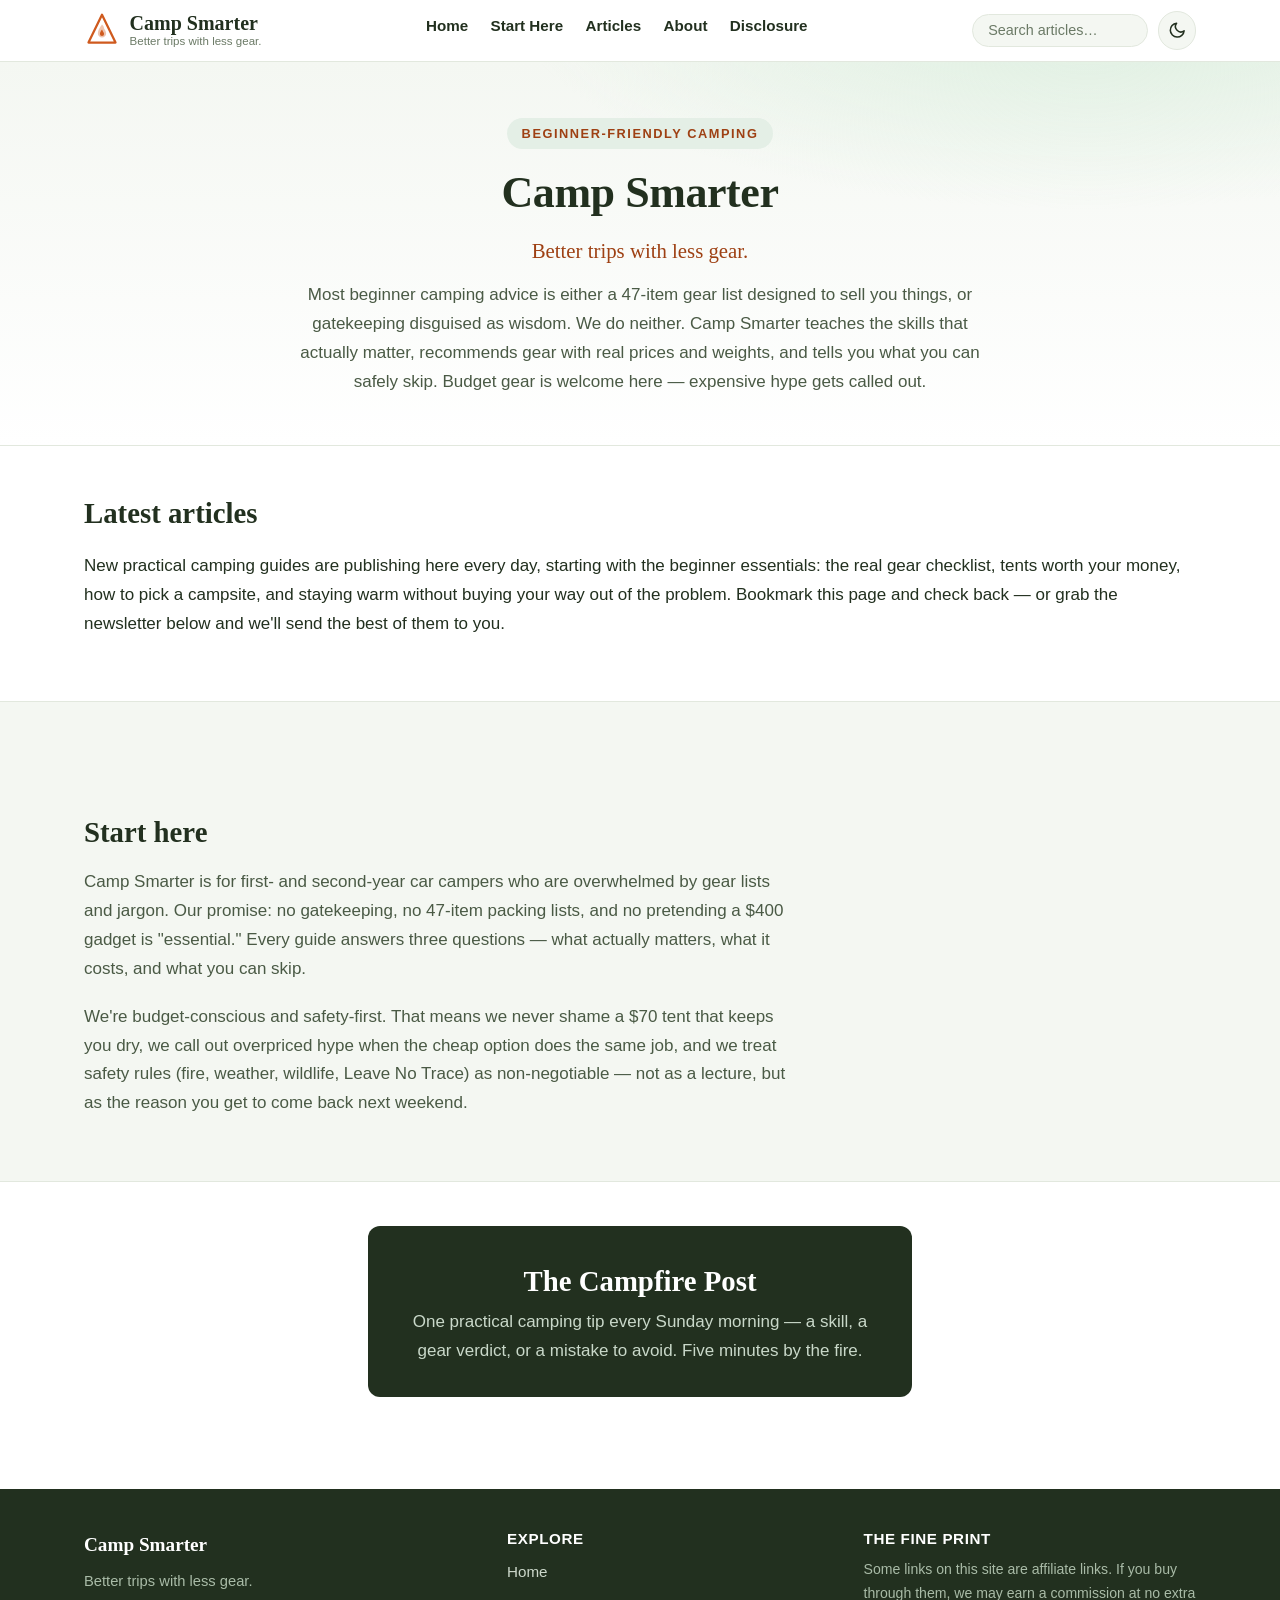
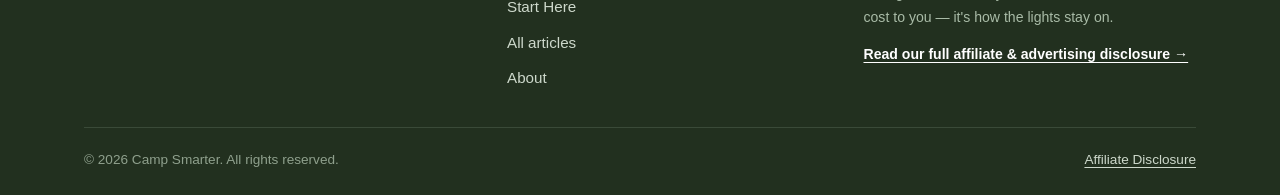
<file: index.html>
<!DOCTYPE html>
<html lang="en">
<head>
  <meta charset="utf-8">
  <meta name="viewport" content="width=device-width, initial-scale=1">
  <!-- MEDIVAVINE/JOURNEY: paste ad network script here -->
  <title>Camp Smarter — Better Trips With Less Gear</title>
  <meta name="description" content="Camp Smarter helps beginner campers skip the 47-item gear lists: tested beginner skills, tents and sleep systems, camp kitchen basics, and safety-first know-how — always with real prices and numbers.">
  <meta property="og:title" content="Camp Smarter — Better Trips With Less Gear">
  <meta property="og:description" content="Beginner-friendly camping guides: what gear you actually need, how to pick a campsite, stay warm, and cook with a minimal kit — no gatekeeping.">
  <meta property="og:type" content="website">
  <meta property="og:url" content="https://camp-smarter.pages.dev/">
  <link rel="stylesheet" href="styles.css">
  <script>
  /* Set theme before first paint: stored choice, else OS preference. */
  (function(){try{var t=localStorage.getItem('campsmarter-theme');if(!t){t=(window.matchMedia&&window.matchMedia('(prefers-color-scheme: dark)').matches)?'dark':'light';}document.documentElement.setAttribute('data-theme',t);}catch(e){}})();
  </script>
  <link rel="canonical" href="https://camp-smarter.pages.dev/">
  <meta name="twitter:card" content="summary">
</head>
<body>

<header class="site-header">
  <div class="header-inner">
    <a class="brand" href="index.html" aria-label="Camp Smarter — home">
      <svg class="brand-mark" viewBox="0 0 40 40" role="img" aria-label="A campfire flame inside a tent outline">
        <path d="M20 3 L35 34 H5 Z" fill="none" stroke="#cf5a1e" stroke-width="2.5" stroke-linejoin="round"/>
        <path d="M20 14c-3 4-4.6 6.7-4.6 9.8a4.6 4.6 0 0 0 9.2 0c0-1.9-1-3.7-2.3-5.6C22 16.3 21.2 15.1 20 14z" fill="#cf5a1e" opacity="0.35"/>
        <path d="M20 19.5c-1.5 2-2.3 3.4-2.3 5a2.3 2.3 0 0 0 4.6 0c0-1-.5-1.9-1.2-2.8C20.8 20.9 20.4 20.2 20 19.5z" fill="#cf5a1e"/>
      </svg>
      <span class="brand-name">Camp Smarter<span class="brand-tag">Better trips with less gear.</span></span>
    </a>
    <button class="nav-toggle" id="navToggle" aria-expanded="false" aria-controls="siteNav" aria-label="Toggle navigation menu">
      <svg viewBox="0 0 24 24" fill="none" stroke="currentColor" stroke-width="2" stroke-linecap="round" aria-hidden="true">
        <path d="M4 7h16M4 12h16M4 17h16"/>
      </svg>
    </button>
    <nav class="site-nav" id="siteNav" aria-label="Main navigation">
      <ul>
        <li><a href="index.html" aria-current="page">Home</a></li>
        <li><a href="articles/beginner-camping-checklist.html">Start Here</a></li>
        <li><a href="#articles">Articles</a></li>
        <li><a href="#about">About</a></li>
        <li><a href="disclosure.html">Disclosure</a></li>
      </ul>
    </nav>
    <div class="header-actions">
      <div class="site-search" data-search>
        <label class="visually-hidden" for="siteSearchInput">Search articles</label>
        <input class="site-search-input" id="siteSearchInput" type="search" placeholder="Search articles&hellip;" autocomplete="off" role="combobox" aria-expanded="false" aria-controls="siteSearchResults" aria-autocomplete="list">
        <div class="site-search-results" id="siteSearchResults" role="listbox" aria-label="Search results" hidden></div>
      </div>
      <button class="theme-toggle" id="themeToggle" type="button" aria-label="Switch to dark mode" aria-pressed="false">
        <svg class="icon-moon" viewBox="0 0 24 24" fill="none" stroke="currentColor" stroke-width="2" stroke-linecap="round" stroke-linejoin="round" aria-hidden="true"><path d="M21 12.8A9 9 0 1 1 11.2 3a7 7 0 0 0 9.8 9.8z"/></svg>
        <svg class="icon-sun" viewBox="0 0 24 24" fill="none" stroke="currentColor" stroke-width="2" stroke-linecap="round" aria-hidden="true"><circle cx="12" cy="12" r="4"/><path d="M12 2v2M12 20v2M4.9 4.9l1.4 1.4M17.7 17.7l1.4 1.4M2 12h2M20 12h2M4.9 19.1l1.4-1.4M17.7 6.3l1.4-1.4"/></svg>
      </button>
    </div>
  </div>
</header>

<main>
  <section class="hero">
    <div class="wrap">
      <span class="eyebrow">Beginner-friendly camping</span>
      <h1>Camp Smarter</h1>
      <p class="tagline">Better trips with less gear.</p>
      <p class="pitch">Most beginner camping advice is either a 47-item gear list designed to sell you things, or gatekeeping disguised as wisdom. We do neither. Camp Smarter teaches the skills that actually matter, recommends gear with real prices and weights, and tells you what you can safely skip. Budget gear is welcome here — expensive hype gets called out.</p>
    </div>
  </section>

  <section class="section" aria-labelledby="articles">
    <div class="wrap">
      <div class="section-head">
        <h2 id="articles">Latest articles</h2>
      </div>
      <p>New practical camping guides are publishing here every day, starting with the beginner essentials: the real gear checklist, tents worth your money, how to pick a campsite, and staying warm without buying your way out of the problem. Bookmark this page and check back — or grab the newsletter below and we'll send the best of them to you.</p>
      <ul class="card-grid">
      </ul>
    </div>
  </section>

  <section class="section band about" id="about" aria-labelledby="about-heading">
    <div class="wrap">
      <h2 id="about-heading">Start here</h2>
      <p>Camp Smarter is for first- and second-year car campers who are overwhelmed by gear lists and jargon. Our promise: no gatekeeping, no 47-item packing lists, and no pretending a $400 gadget is "essential." Every guide answers three questions — what actually matters, what it costs, and what you can skip.</p>
      <p>We're budget-conscious and safety-first. That means we never shame a $70 tent that keeps you dry, we call out overpriced hype when the cheap option does the same job, and we treat safety rules (fire, weather, wildlife, Leave No Trace) as non-negotiable — not as a lecture, but as the reason you get to come back next weekend.</p>
    </div>
  </section>

  <section class="section" aria-labelledby="newsletter-heading">
    <div class="wrap">
      <div class="newsletter-card">
        <h2 id="newsletter-heading">The Campfire Post</h2>
        <p>One practical camping tip every Sunday morning — a skill, a gear verdict, or a mistake to avoid. Five minutes by the fire.</p>
        <!-- NEWSLETTER: paste Beehiiv/Substack embed here -->
      </div>
    </div>
  </section>
</main>

<footer class="site-footer">
  <div class="footer-inner">
    <div class="footer-grid">
      <div>
        <div class="footer-brand">Camp Smarter</div>
        <p class="footer-tag">Better trips with less gear.</p>
      </div>
      <nav class="footer-nav" aria-label="Footer navigation">
        <h3>Explore</h3>
        <ul>
          <li><a href="index.html">Home</a></li>
          <li><a href="articles/beginner-camping-checklist.html">Start Here</a></li>
          <li><a href="#articles">All articles</a></li>
          <li><a href="#about">About</a></li>
        </ul>
      </nav>
      <div class="footer-note">
        <h3>The fine print</h3>
        <p>Some links on this site are affiliate links. If you buy through them, we may earn a commission at no extra cost to you — it's how the lights stay on.</p>
        <p><a href="disclosure.html" class="footer-note-link">Read our full affiliate &amp; advertising disclosure →</a></p>
      </div>
    </div>
    <div class="footer-bottom">
      <span>© 2026 Camp Smarter. All rights reserved.</span>
      <span><a href="disclosure.html">Affiliate Disclosure</a></span>
    </div>
  </div>
</footer>

<script src="assets/site.js"></script>
</body>
</html>
</file>
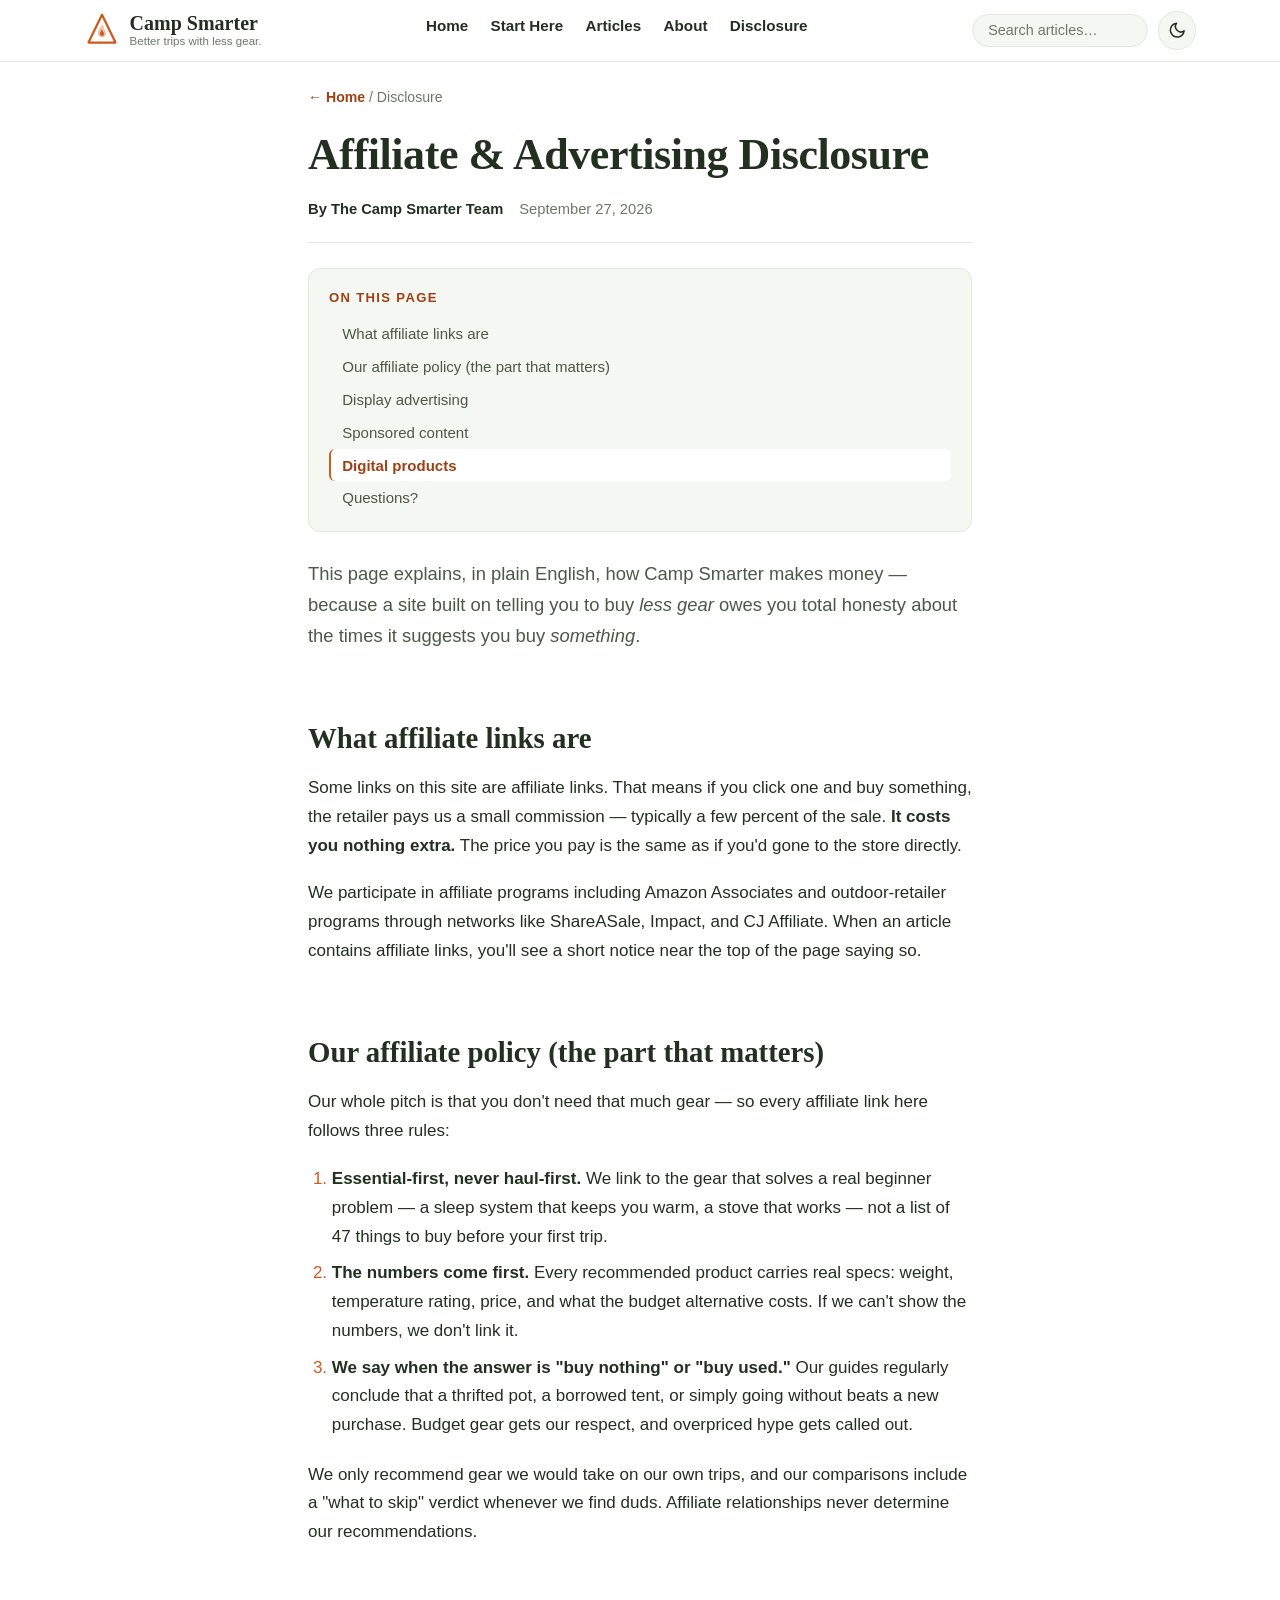
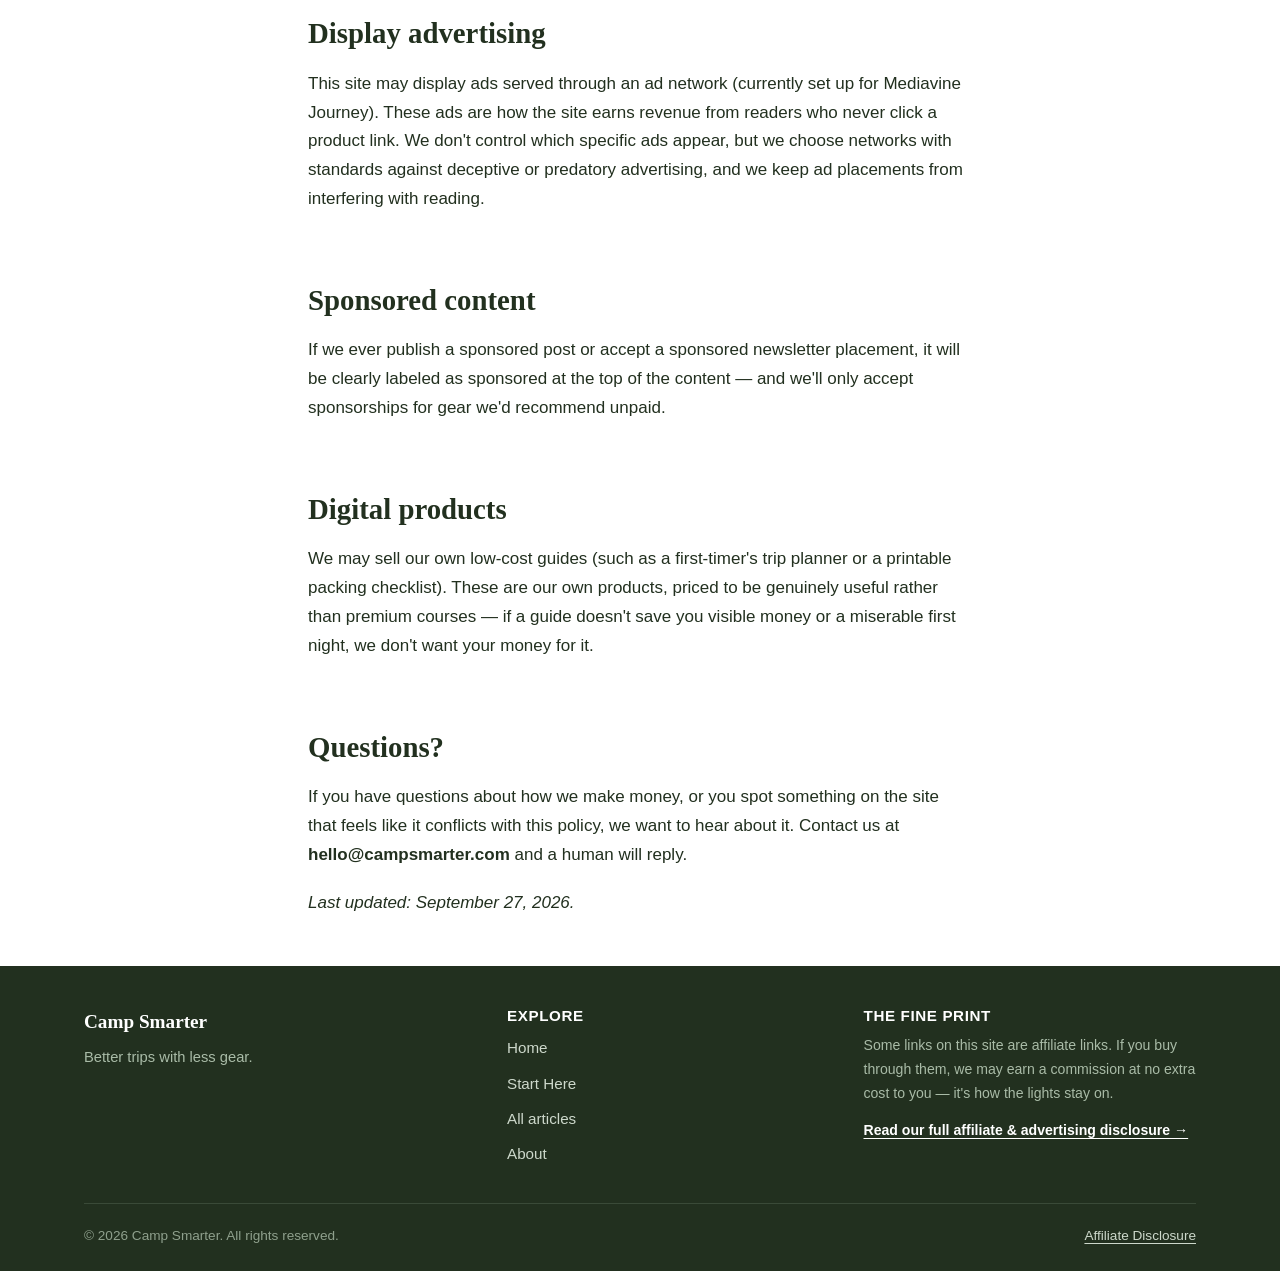
<file: disclosure.html>
<!DOCTYPE html>
<html lang="en">
<head>
  <meta charset="utf-8">
  <meta name="viewport" content="width=device-width, initial-scale=1">
  <!-- MEDIVAVINE/JOURNEY: paste ad network script here -->
  <title>Affiliate &amp; Advertising Disclosure | Camp Smarter</title>
  <meta name="description" content="How Camp Smarter makes money: affiliate links, display ads, and our promise to recommend only gear we'd take on our own trips.">
  <meta property="og:title" content="Affiliate &amp; Advertising Disclosure | Camp Smarter">
  <meta property="og:description" content="Plain-English disclosure: what affiliate links are, how display ads work here, and why trust is the whole business model.">
  <meta property="og:type" content="website">
  <meta property="og:url" content="https://camp-smarter.pages.dev/disclosure.html">
  <link rel="stylesheet" href="styles.css">
  <script>
  /* Set theme before first paint: stored choice, else OS preference. */
  (function(){try{var t=localStorage.getItem('campsmarter-theme');if(!t){t=(window.matchMedia&&window.matchMedia('(prefers-color-scheme: dark)').matches)?'dark':'light';}document.documentElement.setAttribute('data-theme',t);}catch(e){}})();
  </script>
  <link rel="canonical" href="https://camp-smarter.pages.dev/disclosure.html">
  <meta name="twitter:card" content="summary">
</head>
<body class="article-page">

<header class="site-header">
  <div class="header-inner">
    <a class="brand" href="index.html" aria-label="Camp Smarter — home">
      <svg class="brand-mark" viewBox="0 0 40 40" role="img" aria-label="A campfire flame inside a tent outline">
        <path d="M20 3 L35 34 H5 Z" fill="none" stroke="#cf5a1e" stroke-width="2.5" stroke-linejoin="round"/>
        <path d="M20 14c-3 4-4.6 6.7-4.6 9.8a4.6 4.6 0 0 0 9.2 0c0-1.9-1-3.7-2.3-5.6C22 16.3 21.2 15.1 20 14z" fill="#cf5a1e" opacity="0.35"/>
        <path d="M20 19.5c-1.5 2-2.3 3.4-2.3 5a2.3 2.3 0 0 0 4.6 0c0-1-.5-1.9-1.2-2.8C20.8 20.9 20.4 20.2 20 19.5z" fill="#cf5a1e"/>
      </svg>
      <span class="brand-name">Camp Smarter<span class="brand-tag">Better trips with less gear.</span></span>
    </a>
    <button class="nav-toggle" id="navToggle" aria-expanded="false" aria-controls="siteNav" aria-label="Toggle navigation menu">
      <svg viewBox="0 0 24 24" fill="none" stroke="currentColor" stroke-width="2" stroke-linecap="round" aria-hidden="true">
        <path d="M4 7h16M4 12h16M4 17h16"/>
      </svg>
    </button>
    <nav class="site-nav" id="siteNav" aria-label="Main navigation">
      <ul>
        <li><a href="index.html">Home</a></li>
        <li><a href="articles/beginner-camping-checklist.html">Start Here</a></li>
        <li><a href="index.html#articles">Articles</a></li>
        <li><a href="index.html#about">About</a></li>
        <li><a href="disclosure.html" aria-current="page">Disclosure</a></li>
      </ul>
    </nav>
    <div class="header-actions">
      <div class="site-search" data-search>
        <label class="visually-hidden" for="siteSearchInput">Search articles</label>
        <input class="site-search-input" id="siteSearchInput" type="search" placeholder="Search articles&hellip;" autocomplete="off" role="combobox" aria-expanded="false" aria-controls="siteSearchResults" aria-autocomplete="list">
        <div class="site-search-results" id="siteSearchResults" role="listbox" aria-label="Search results" hidden></div>
      </div>
      <button class="theme-toggle" id="themeToggle" type="button" aria-label="Switch to dark mode" aria-pressed="false">
        <svg class="icon-moon" viewBox="0 0 24 24" fill="none" stroke="currentColor" stroke-width="2" stroke-linecap="round" stroke-linejoin="round" aria-hidden="true"><path d="M21 12.8A9 9 0 1 1 11.2 3a7 7 0 0 0 9.8 9.8z"/></svg>
        <svg class="icon-sun" viewBox="0 0 24 24" fill="none" stroke="currentColor" stroke-width="2" stroke-linecap="round" aria-hidden="true"><circle cx="12" cy="12" r="4"/><path d="M12 2v2M12 20v2M4.9 4.9l1.4 1.4M17.7 17.7l1.4 1.4M2 12h2M20 12h2M4.9 19.1l1.4-1.4M17.7 6.3l1.4-1.4"/></svg>
      </button>
    </div>
  </div>
</header>

<main>
  <div class="wrap-narrow">
    <p class="breadcrumb"><a href="index.html">← Home</a> / Disclosure</p>

    <article>
      <header class="article-head">
        <h1>Affiliate &amp; Advertising Disclosure</h1>
        <p class="byline">
          <span class="author">By The Camp Smarter Team</span>
          <time datetime="2026-09-27">September 27, 2026</time>
        </p>
      </header>

      <p class="lede">This page explains, in plain English, how Camp Smarter makes money — because a site built on telling you to buy <em>less gear</em> owes you total honesty about the times it suggests you buy <em>something</em>.</p>

      <h2>What affiliate links are</h2>
      <p>Some links on this site are affiliate links. That means if you click one and buy something, the retailer pays us a small commission — typically a few percent of the sale. <strong>It costs you nothing extra.</strong> The price you pay is the same as if you'd gone to the store directly.</p>
      <p>We participate in affiliate programs including Amazon Associates and outdoor-retailer programs through networks like ShareASale, Impact, and CJ Affiliate. When an article contains affiliate links, you'll see a short notice near the top of the page saying so.</p>

      <h2>Our affiliate policy (the part that matters)</h2>
      <p>Our whole pitch is that you don't need that much gear — so every affiliate link here follows three rules:</p>
      <ol>
        <li><strong>Essential-first, never haul-first.</strong> We link to the gear that solves a real beginner problem — a sleep system that keeps you warm, a stove that works — not a list of 47 things to buy before your first trip.</li>
        <li><strong>The numbers come first.</strong> Every recommended product carries real specs: weight, temperature rating, price, and what the budget alternative costs. If we can't show the numbers, we don't link it.</li>
        <li><strong>We say when the answer is "buy nothing" or "buy used."</strong> Our guides regularly conclude that a thrifted pot, a borrowed tent, or simply going without beats a new purchase. Budget gear gets our respect, and overpriced hype gets called out.</li>
      </ol>
      <p>We only recommend gear we would take on our own trips, and our comparisons include a "what to skip" verdict whenever we find duds. Affiliate relationships never determine our recommendations.</p>

      <h2>Display advertising</h2>
      <p>This site may display ads served through an ad network (currently set up for Mediavine Journey). These ads are how the site earns revenue from readers who never click a product link. We don't control which specific ads appear, but we choose networks with standards against deceptive or predatory advertising, and we keep ad placements from interfering with reading.</p>

      <h2>Sponsored content</h2>
      <p>If we ever publish a sponsored post or accept a sponsored newsletter placement, it will be clearly labeled as sponsored at the top of the content — and we'll only accept sponsorships for gear we'd recommend unpaid.</p>

      <h2>Digital products</h2>
      <p>We may sell our own low-cost guides (such as a first-timer's trip planner or a printable packing checklist). These are our own products, priced to be genuinely useful rather than premium courses — if a guide doesn't save you visible money or a miserable first night, we don't want your money for it.</p>

      <h2>Questions?</h2>
      <p>If you have questions about how we make money, or you spot something on the site that feels like it conflicts with this policy, we want to hear about it. Contact us at <strong>hello@campsmarter.com</strong> and a human will reply.</p>
      <p><em>Last updated: September 27, 2026.</em></p>
    </article>
  </div>
</main>

<footer class="site-footer">
  <div class="footer-inner">
    <div class="footer-grid">
      <div>
        <div class="footer-brand">Camp Smarter</div>
        <p class="footer-tag">Better trips with less gear.</p>
      </div>
      <nav class="footer-nav" aria-label="Footer navigation">
        <h3>Explore</h3>
        <ul>
          <li><a href="index.html">Home</a></li>
          <li><a href="articles/beginner-camping-checklist.html">Start Here</a></li>
          <li><a href="index.html#articles">All articles</a></li>
          <li><a href="index.html#about">About</a></li>
        </ul>
      </nav>
      <div class="footer-note">
        <h3>The fine print</h3>
        <p>Some links on this site are affiliate links. If you buy through them, we may earn a commission at no extra cost to you — it's how the lights stay on.</p>
        <p><a href="disclosure.html" class="footer-note-link">Read our full affiliate &amp; advertising disclosure →</a></p>
      </div>
    </div>
    <div class="footer-bottom">
      <span>© 2026 Camp Smarter. All rights reserved.</span>
      <span><a href="disclosure.html">Affiliate Disclosure</a></span>
    </div>
  </div>
</footer>

<script src="assets/site.js"></script>
</body>
</html>
</file>
<file: styles.css>
/* Camp Smarter — clean modern editorial blog theme
   Mobile-first, no frameworks, single accent color. */

:root {
  --accent: #cf5a1e;          /* campfire ember */
  --accent-dark: #9e4013;
  --ink: #22301f;
  --ink-soft: #4a5a45;
  --muted: #6b7a66;
  --paper: #ffffff;
  --wash: #f4f7f2;
  --line: #e2e8de;
  --radius: 12px;
  --maxw: 72rem;
  --measure: 44rem;
  --font: -apple-system, BlinkMacSystemFont, "Segoe UI", Roboto, "Helvetica Neue",
          Arial, "Noto Sans", system-ui, sans-serif;
  --font-display: "Iowan Old Style", "Palatino Linotype", Palatino, Georgia,
          "Times New Roman", serif;
}

* { box-sizing: border-box; }
html { scroll-behavior: smooth; }
body {
  margin: 0;
  font-family: var(--font);
  color: var(--ink);
  background: var(--paper);
  line-height: 1.7;
  font-size: 1.0625rem;
  -webkit-font-smoothing: antialiased;
}
img, svg { max-width: 100%; height: auto; }
a { color: var(--accent-dark); text-decoration-thickness: 1px; text-underline-offset: 3px; }
a:hover { color: var(--accent); }
a:focus-visible, button:focus-visible {
  outline: 3px solid var(--accent);
  outline-offset: 2px;
  border-radius: 4px;
}

h1, h2, h3, h4 { font-family: var(--font-display); line-height: 1.25; color: var(--ink); text-wrap: balance; }
h1 { font-size: clamp(1.9rem, 4.5vw, 2.75rem); margin: 0.4em 0 0.3em; letter-spacing: -0.01em; }
h2 { font-size: clamp(1.4rem, 3vw, 1.8rem); margin: 2.2em 0 0.6em; padding-top: 0.2em; }
h3 { font-size: 1.22rem; margin: 1.8em 0 0.4em; }
p { margin: 0 0 1.1em; }
ul, ol { margin: 0 0 1.2em; padding-left: 1.4em; }
li { margin-bottom: 0.45em; }
li::marker { color: var(--accent); }
blockquote {
  margin: 1.6em 0; padding: 0.9em 1.2em;
  border-left: 4px solid var(--accent);
  background: var(--wash); border-radius: 0 var(--radius) var(--radius) 0;
}
code { background: var(--wash); padding: 0.15em 0.4em; border-radius: 6px; font-size: 0.92em; }

.wrap { max-width: var(--maxw); margin: 0 auto; padding: 0 1.25rem; }

/* ---- Header / nav ---- */
.site-header {
  background: var(--paper);
  border-bottom: 1px solid var(--line);
  position: sticky; top: 0; z-index: 50;
}
.header-inner {
  display: flex; align-items: center; justify-content: space-between;
  max-width: var(--maxw); margin: 0 auto; padding: 0.7rem 1.25rem;
}
.brand { display: flex; align-items: center; gap: 0.6rem; text-decoration: none; color: var(--ink); }
.brand-mark { width: 36px; height: 36px; flex: none; }
.brand-name { font-family: var(--font-display); font-size: 1.25rem; font-weight: 700; line-height: 1.15; }
.brand-tag { display: block; font-family: var(--font); font-size: 0.72rem; color: var(--muted); font-weight: 400; }
.site-nav ul { display: flex; gap: 1.4rem; list-style: none; margin: 0; padding: 0; }
.site-nav a { text-decoration: none; color: var(--ink); font-weight: 600; font-size: 0.95rem; }
.site-nav a:hover { color: var(--accent); }
.nav-toggle {
  display: none; background: none; border: 1px solid var(--line);
  border-radius: 8px; padding: 0.45rem 0.6rem; cursor: pointer; color: var(--ink);
}
.nav-toggle svg { display: block; width: 22px; height: 22px; }

/* ---- Hero ---- */
.hero {
  background:
    radial-gradient(60rem 22rem at 85% -4rem, #dcefdf 0%, transparent 60%),
    linear-gradient(180deg, var(--wash) 0%, var(--paper) 100%);
  background-color: var(--wash);
  border-bottom: 1px solid var(--line);
  padding: 3.5rem 0 3rem;
  text-align: center;
}
.hero .eyebrow {
  display: inline-block; font-size: 0.8rem; font-weight: 700; letter-spacing: 0.12em;
  text-transform: uppercase; color: var(--accent-dark);
  background: #e4efe6; border-radius: 999px; padding: 0.3rem 0.9rem; margin-bottom: 1rem;
}
.hero h1 { margin-top: 0; }
.hero .tagline { font-family: var(--font-display); font-size: 1.3rem; color: var(--accent-dark); margin: 0 0 0.8rem; }
.hero .pitch { max-width: var(--measure); margin: 0 auto; color: var(--ink-soft); }

/* ---- Cards / grids ---- */
.section { padding: 2.75rem 0; }
.section-head { display: flex; align-items: baseline; justify-content: space-between; flex-wrap: wrap; row-gap: 0.4rem; gap: 1rem; margin-bottom: 1.25rem; }
.section-head h2 { margin: 0; }
.section-head a { font-size: 0.92rem; font-weight: 600; white-space: nowrap; }

.card-grid { display: grid; grid-template-columns: 1fr; gap: 1.25rem; list-style: none; margin: 0; padding: 0; }
.card {
  border: 1px solid var(--line); border-radius: var(--radius);
  background: var(--paper); padding: 1.4rem 1.4rem 1.2rem;
  display: flex; flex-direction: column; gap: 0.5rem;
  transition: transform 0.15s ease, box-shadow 0.15s ease;
}
.card:hover { transform: translateY(-3px); box-shadow: 0 10px 28px rgba(46, 125, 74, 0.10); }
.card .kicker { font-size: 0.75rem; font-weight: 700; letter-spacing: 0.1em; text-transform: uppercase; color: var(--accent-dark); }
.card h3 { margin: 0; font-size: 1.15rem; }
.card h3 a { color: var(--ink); text-decoration: none; }
.card h3 a:hover { color: var(--accent); }
.card p { margin: 0; color: var(--ink-soft); font-size: 0.97rem; flex: 1; }
.card .card-link { font-weight: 700; font-size: 0.92rem; }

.featured {
  border: 2px solid var(--accent); border-radius: var(--radius);
  background: linear-gradient(135deg, #f2f8f3 0%, var(--paper) 70%);
  padding: 1.75rem; margin-bottom: 2rem;
  display: grid; gap: 0.7rem;
}
.featured .kicker { font-size: 0.78rem; font-weight: 700; letter-spacing: 0.12em; text-transform: uppercase; color: var(--accent-dark); }
.featured h2 { margin: 0; font-size: clamp(1.5rem, 3.4vw, 2rem); }
.featured h2 a { color: var(--ink); text-decoration: none; }
.featured h2 a:hover { color: var(--accent); }
.featured p { margin: 0; color: var(--ink-soft); }
.stat-row { display: flex; flex-wrap: wrap; gap: 0.6rem; margin-top: 0.4rem; }
.stat {
  background: var(--paper); border: 1px solid var(--line); border-radius: 999px;
  font-size: 0.85rem; font-weight: 600; padding: 0.25rem 0.8rem; color: var(--ink-soft);
}
.stat strong { color: var(--accent-dark); }

/* ---- About / newsletter band ---- */
.band { background: var(--wash); border-top: 1px solid var(--line); border-bottom: 1px solid var(--line); }
.about p { max-width: var(--measure); color: var(--ink-soft); }
.newsletter-card {
  background: var(--ink); color: #eef4ec; border-radius: var(--radius);
  padding: 2rem; max-width: 34rem; margin: 0 auto; text-align: center;
}
.newsletter-card h2 { color: #ffffff; margin: 0 0 0.5rem; }
.newsletter-card p { color: #c9d8c9; margin: 0; }
.newsletter-card svg { margin-bottom: 0.6rem; }

/* ---- Article pages ---- */
.article-page .wrap-narrow { max-width: var(--measure); margin: 0 auto; padding: 0 1.25rem; }
.breadcrumb { font-size: 0.88rem; margin: 1.5rem 0 0.5rem; color: var(--muted); }
.breadcrumb a { text-decoration: none; font-weight: 600; }
.article-head { border-bottom: 1px solid var(--line); padding-bottom: 1.25rem; margin-bottom: 0.5rem; }
.byline { display: flex; flex-wrap: wrap; gap: 0.5rem 1rem; align-items: center; color: var(--muted); font-size: 0.92rem; margin: 0.9rem 0 0; }
.byline .author { font-weight: 700; color: var(--ink); }
.disclosure-notice {
  background: #fdf8ec; border: 1px solid #ead9a8; border-radius: var(--radius);
  padding: 0.85rem 1.1rem; font-size: 0.9rem; color: #5c4a1e; margin: 1.25rem 0;
}
.disclosure-notice a { color: #7a5f1c; font-weight: 700; }
.lede { font-size: 1.15rem; color: var(--ink-soft); }
.faq { background: var(--wash); border-radius: var(--radius); padding: 1.5rem; margin: 2.5rem 0; }
.faq h2 { margin-top: 0; }
.faq dt { font-weight: 700; margin-top: 1.1rem; }
.faq dd { margin: 0.25rem 0 0; color: var(--ink-soft); }
.recipe-card {
  background: var(--paper); border: 1px solid var(--line); border-left: 4px solid var(--accent);
  border-radius: var(--radius); padding: 1.25rem 1.4rem; margin: 1.4rem 0;
}
.recipe-card h3 { margin-top: 0; }
.keep-reading { border-top: 2px solid var(--accent); margin: 3rem 0 0; padding-top: 1.5rem; }
.keep-reading h2 { margin-top: 0; }
.keep-reading ul { list-style: none; padding: 0; margin: 0; display: grid; gap: 0.7rem; }
.keep-reading li { margin: 0; }
.keep-reading a { font-weight: 600; text-decoration: none; }
.keep-reading a:hover { text-decoration: underline; }

/* ---- Footer ---- */
.site-footer { background: var(--ink); color: #cdd8cb; margin-top: 3rem; }
.footer-inner { max-width: var(--maxw); margin: 0 auto; padding: 2.5rem 1.25rem 1.5rem; }
.footer-grid { display: grid; gap: 1.5rem; grid-template-columns: 1fr; margin-bottom: 1.75rem; }
.footer-brand { font-family: var(--font-display); font-size: 1.2rem; color: #fff; font-weight: 700; }
.footer-tag { font-size: 0.92rem; color: #a9bba7; margin: 0.4rem 0 0; }
.footer-nav h3, .footer-note h3 { color: #fff; font-size: 0.95rem; font-family: var(--font); margin: 0 0 0.6rem; letter-spacing: 0.04em; text-transform: uppercase; }
.footer-nav ul { list-style: none; margin: 0; padding: 0; }
.footer-nav li { margin-bottom: 0.4rem; }
.footer-nav a { color: #cdd8cb; text-decoration: none; font-size: 0.95rem; }
.footer-nav a:hover { color: #fff; text-decoration: underline; }
.footer-note p { font-size: 0.88rem; color: #a9bba7; margin: 0 0 0.8rem; }
.footer-note-link { color: #fff; font-weight: 700; }
.footer-bottom { border-top: 1px solid #3a4a38; padding-top: 1.25rem; font-size: 0.85rem; color: #8fa08d; display: flex; flex-wrap: wrap; gap: 0.5rem 1.5rem; justify-content: space-between; }
.footer-bottom a { color: #cdd8cb; }

/* ---- Decorative SVG dividers ---- */
.leaf-divider { display: flex; justify-content: center; margin: 2.5rem 0; color: var(--accent); opacity: 0.7; }

/* ---- Responsive ---- */
@media (min-width: 560px) {
  .card-grid { grid-template-columns: repeat(2, 1fr); }
  .footer-grid { grid-template-columns: 1.2fr 1fr 1fr; }
}
@media (min-width: 900px) {
  .card-grid { grid-template-columns: repeat(3, 1fr); }
}

/* Hamburger nav under ~720px */
@media (max-width: 719px) {
  .nav-toggle { display: block; }
  .site-nav { display: none; width: 100%; }
  .header-inner { flex-wrap: wrap; }
  .site-nav.open { display: block; }
  .site-nav ul { flex-direction: column; gap: 0; padding: 0.75rem 0 0.25rem; }
  .site-nav li { border-top: 1px solid var(--line); }
  .site-nav a { display: block; padding: 0.7rem 0.2rem; }
}
@media (prefers-reduced-motion: reduce) {
  html { scroll-behavior: auto; }
  .card:hover { transform: none; }
}

/* ---- Interactive features (assets/site.js) ---- */
.visually-hidden {
  position: absolute !important; width: 1px; height: 1px;
  padding: 0; margin: -1px; overflow: hidden;
  clip: rect(0 0 0 0); white-space: nowrap; border: 0;
}

/* Search in header */
.header-actions { display: flex; align-items: center; gap: 0.6rem; }
.site-search { position: relative; }
.site-search-input {
  border: 1px solid var(--line); border-radius: 999px;
  padding: 0.45rem 0.95rem; font-size: 0.9rem; font-family: var(--font);
  width: 11rem; background: var(--wash); color: var(--ink);
  transition: width 0.2s ease, border-color 0.2s ease, background 0.2s ease;
}
.site-search-input::placeholder { color: var(--muted); }
.site-search-input:focus {
  width: 15rem; background: var(--paper); border-color: var(--accent); outline: none;
  box-shadow: 0 0 0 3px rgba(46, 125, 74, 0.15);
}
.site-search-results {
  position: absolute; top: calc(100% + 0.45rem); right: 0;
  width: min(22rem, 82vw); max-height: 24rem; overflow: auto;
  background: var(--paper); border: 1px solid var(--line);
  border-radius: var(--radius); box-shadow: 0 14px 36px rgba(20, 35, 22, 0.16);
  z-index: 60; text-align: left;
}
.site-search-results a {
  display: block; padding: 0.7rem 1rem; text-decoration: none;
  border-bottom: 1px solid var(--line);
}
.site-search-results a:last-child { border-bottom: 0; }
.site-search-results a:hover, .site-search-results a:focus-visible { background: var(--wash); }
.site-search-results .sr-title { display: block; font-weight: 700; color: var(--ink); font-size: 0.95rem; line-height: 1.35; }
.site-search-results .sr-excerpt { display: block; font-size: 0.84rem; color: var(--muted); margin-top: 0.2rem; line-height: 1.45; }
.site-search-empty { padding: 0.85rem 1rem; font-size: 0.9rem; color: var(--muted); margin: 0; }

/* Dark mode toggle */
.theme-toggle {
  background: var(--wash); border: 1px solid var(--line); border-radius: 999px;
  width: 2.4rem; height: 2.4rem; flex: none;
  display: inline-flex; align-items: center; justify-content: center;
  cursor: pointer; color: var(--ink);
}
.theme-toggle:hover { border-color: var(--accent); color: var(--accent); }
.theme-toggle svg { width: 1.15rem; height: 1.15rem; }
.theme-toggle .icon-sun { display: none; }
html[data-theme="dark"] .theme-toggle .icon-sun { display: block; }
html[data-theme="dark"] .theme-toggle .icon-moon { display: none; }

/* Comparison tables */
.table-wrap { overflow-x: auto; margin: 1.5rem 0; }
table.data { width: 100%; border-collapse: collapse; font-size: 0.92rem; }
table.data caption { text-align: left; font-weight: 700; margin-bottom: 0.5rem; }
table.data th, table.data td { text-align: left; padding: 0.55rem 0.7rem; border: 1px solid var(--line); vertical-align: top; }
table.data thead th { background: var(--wash); }
table.data tbody tr:nth-child(even) { background: var(--wash); }
table.sortable thead th { cursor: pointer; }
table.sortable thead th[aria-sort="ascending"]::after { content: " \25B2"; }
table.sortable thead th[aria-sort="descending"]::after { content: " \25BC"; }

/* Table of contents */
.toc {
  background: var(--wash); border: 1px solid var(--line);
  border-radius: var(--radius); padding: 1.1rem 1.25rem; margin: 1.6rem 0;
}
.toc-title {
  font-weight: 700; font-size: 0.82rem; letter-spacing: 0.1em;
  text-transform: uppercase; color: var(--accent-dark); margin: 0 0 0.55rem;
}
.toc ul { list-style: none; margin: 0; padding: 0; display: grid; gap: 0.1rem; }
.toc li { margin: 0; }
.toc a {
  display: block; padding: 0.32rem 0.7rem; border-radius: 6px;
  text-decoration: none; color: var(--ink-soft); font-size: 0.94rem;
  border-left: 2px solid transparent; line-height: 1.4;
}
.toc a:hover { background: var(--paper); color: var(--accent-dark); }
.toc a.active {
  border-left-color: var(--accent); color: var(--accent-dark);
  font-weight: 700; background: var(--paper);
}
.toc .toc-sub a { padding-left: 1.5rem; font-size: 0.87rem; }
article h2, article h3 { scroll-margin-top: 5.5rem; }

/* Reading progress bar */
.reading-progress {
  position: fixed; top: 0; left: 0; right: 0; height: 3px;
  z-index: 70; pointer-events: none; background: transparent;
}
.reading-progress span { display: block; height: 100%; width: 0; background: var(--accent); }

/* FAQ accordions (progressive enhancement over the plain <dl>) */
.faq dl { margin: 0; }
.faq .faq-q {
  display: flex; width: 100%; align-items: center; justify-content: space-between;
  gap: 1rem; background: none; border: 0; padding: 0.55rem 0;
  font: inherit; font-weight: 700; color: var(--ink);
  text-align: left; cursor: pointer;
}
.faq .faq-q:hover { color: var(--accent-dark); }
.faq .faq-q::after {
  content: "+"; flex: none; font-size: 1.35rem; font-weight: 400;
  color: var(--accent); line-height: 1;
}
.faq .faq-q[aria-expanded="true"]::after { content: "–"; }
.faq dd { margin: 0 0 0.9rem; color: var(--ink-soft); }
.faq dd:last-child { margin-bottom: 0; }

/* Back to top */
.back-to-top {
  position: fixed; right: 1.25rem; bottom: 1.25rem; z-index: 60;
  width: 2.75rem; height: 2.75rem; border-radius: 50%;
  border: 1px solid var(--line); background: var(--paper);
  color: var(--accent-dark); cursor: pointer;
  box-shadow: 0 6px 20px rgba(20, 35, 22, 0.18);
  display: flex; align-items: center; justify-content: center;
  opacity: 0; visibility: hidden; transform: translateY(8px);
  transition: opacity 0.2s ease, transform 0.2s ease, visibility 0.2s;
}
.back-to-top.show { opacity: 1; visibility: visible; transform: none; }
.back-to-top:hover { border-color: var(--accent); color: var(--accent); }
.back-to-top svg { width: 1.2rem; height: 1.2rem; }

/* Dark theme */
html[data-theme="dark"] {
  --accent: #7cc496;
  --accent-dark: #f0a76b;
  --ink: #e9f0e7;
  --ink-soft: #c2d1bf;
  --muted: #93a691;
  --paper: #10160f;
  --wash: #18211a;
  --line: #2a382c;
}
html[data-theme="dark"] .hero {
  background:
    radial-gradient(60rem 22rem at 85% -4rem, #1e2e22 0%, transparent 60%),
    linear-gradient(180deg, var(--wash) 0%, var(--paper) 100%);
  background-color: var(--wash);
}
html[data-theme="dark"] .hero .eyebrow { background: #223626; }
html[data-theme="dark"] .featured {
  background: linear-gradient(135deg, #16211a 0%, var(--paper) 70%);
}
html[data-theme="dark"] .disclosure-notice {
  background: #26200f; border-color: #5a4a22; color: #e3d3a3;
}
html[data-theme="dark"] .disclosure-notice a { color: #f0d98c; }
html[data-theme="dark"] .site-footer { background: #0b100c; }
html[data-theme="dark"] .footer-bottom { border-top-color: #243024; }
html[data-theme="dark"] .card:hover { box-shadow: 0 10px 28px rgba(0, 0, 0, 0.35); }
html[data-theme="dark"] .site-search-results { box-shadow: 0 14px 36px rgba(0, 0, 0, 0.5); }

/* Header actions on small screens */
@media (max-width: 719px) {
  .header-actions { width: 100%; margin-top: 0.6rem; }
  .site-search { flex: 1; }
  .site-search-input, .site-search-input:focus { width: 100%; }
}
@media (prefers-reduced-motion: reduce) {
  .back-to-top { transition: none; }
  .site-search-input { transition: none; }
}
</file>
